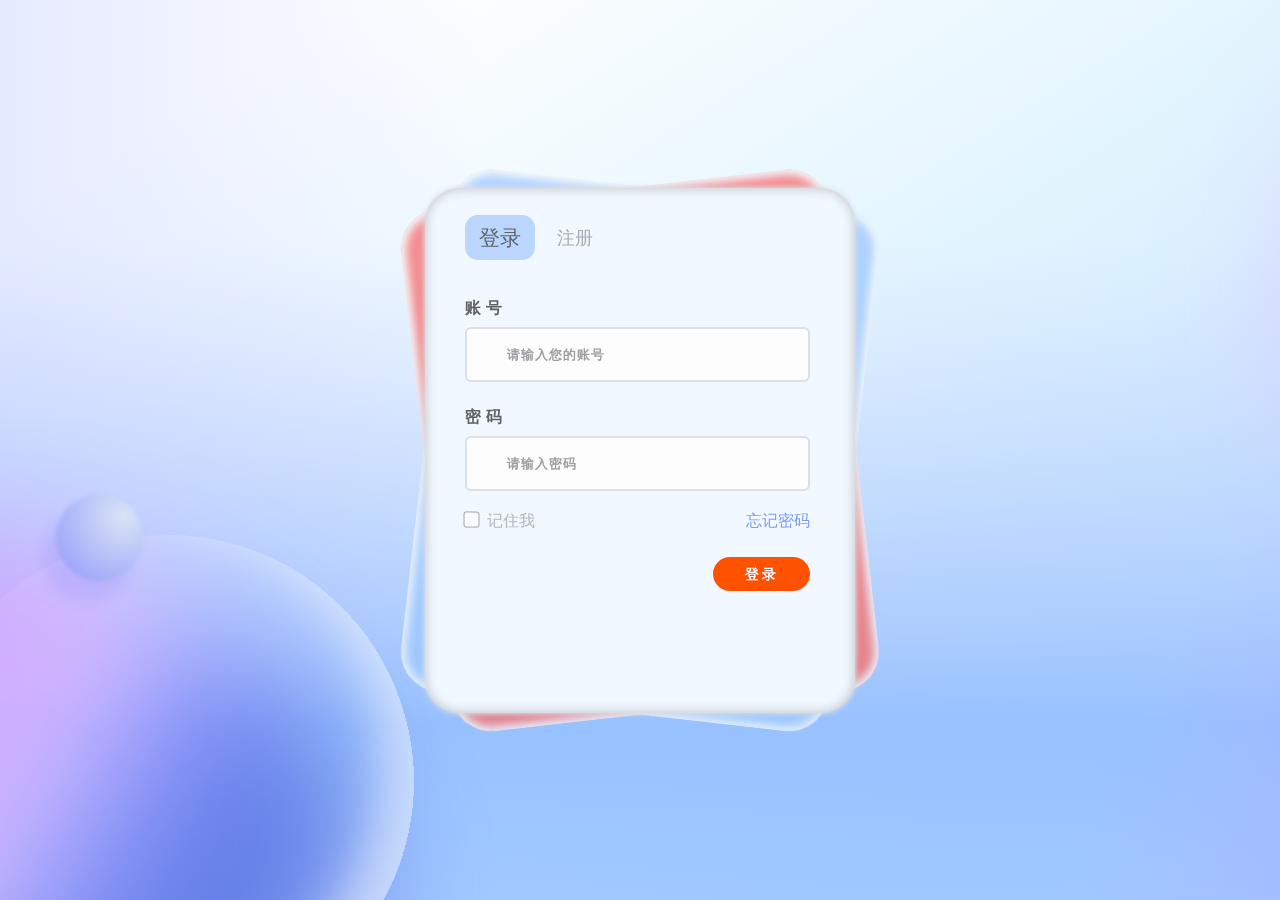
<file: pages/login&enroll/login&enroll.html>
<!DOCTYPE html>
<html lang="en">
<head>
    <meta charset="UTF-8">
    <title>登录与注册</title>
    <script src="https://cdn.bootcdn.net/ajax/libs/jquery/3.6.1/jquery.min.js"></script>
    <link rel="shortcut icon" href="../../static/img/favicon.ico" type="image/x-icon">
    <link rel="stylesheet" href="../css/login&enroll/login&enroll.css">
</head>
<body>
<div class="none-transition container sli-flex-center">
    <div class="wrapping sli-flex-center">
        <!--激活滑块-->
        <header>
            <div class="wrapping-header">
                <span class="slide-block-el-active">登录</span><span>注册</span>
                <!--激活滑块-->
                <div class="slide-block"></div>
            </div>
        </header>

        <!--登录框-->
        <div class="login-wrap">
            <form>
                <div class="form-content"><!--账号-->
                    <span>账号</span>
                    <label><input name="account" type="text" class="sli-input-inner" placeholder="请输入您的账号"
                                  sli-icon="account" sli-clearable></label>
                </div>
                <div class="form-content"><!--密码-->
                    <span>密码</span>
                    <label><input name="password" type="password" class="sli-input-inner" placeholder="请输入密码"
                                  autocomplete="off"
                                  sli-icon="password" sli-clearable></label>
                </div>
                <div class="memo-forget-wrap"><!--记住我&忘记密码-->
                    <label>
                        <input type="checkbox" name="memo">
                        <span>记住我</span>
                    </label>
                    <a href="javascript:;">忘记密码</a>
                </div>
                <div class="button-wrap">
                    <button class="sli-button sli-button-primary">登录</button>
                </div>
            </form>
        </div>

        <!--注册框-->
        <div class="enroll-wrap">
            <form>
                <div class="form-content"><!--账号-->
                    <span>账号</span>
                    <label><input name="account" type="text" class="sli-input-inner" placeholder="请输入尚未注册的手机号"
                                  sli-icon="account" sli-clearable></label>
                </div>
                <div class="form-content"><!--用户名-->
                    <span>用户名</span>
                    <label><input name="username" type="text" class="sli-input-inner" placeholder="请输入用户名"
                                  autocomplete="off"
                                  sli-icon="username" sli-clearable></label>
                </div>
                <div class="form-content"><!--第一次密码-->
                    <span>密码</span>
                    <label><input name="prePassword" type="password" class="sli-input-inner" placeholder="请输入密码"
                                  autocomplete="off"
                                  sli-icon="password" sli-clearable></label>
                </div>
                <div class="form-content"><!--第二次密码-->
                    <span>再次输密</span>
                    <label><input name="sufPassword" type="password" class="sli-input-inner" placeholder="请再次输入密码"
                                  autocomplete="off"
                                  sli-icon="password" sli-clearable></label>
                </div>
                <div class="button-wrap">
                    <button class="sli-button sli-button-primary">注册</button>
                </div>
            </form>
        </div>
        <!--其他框-->
        <div class="other-wrap"></div>
    </div>
</div>
<script type="module" src="login&enroll.js"></script>
</body>
</html>
</file>
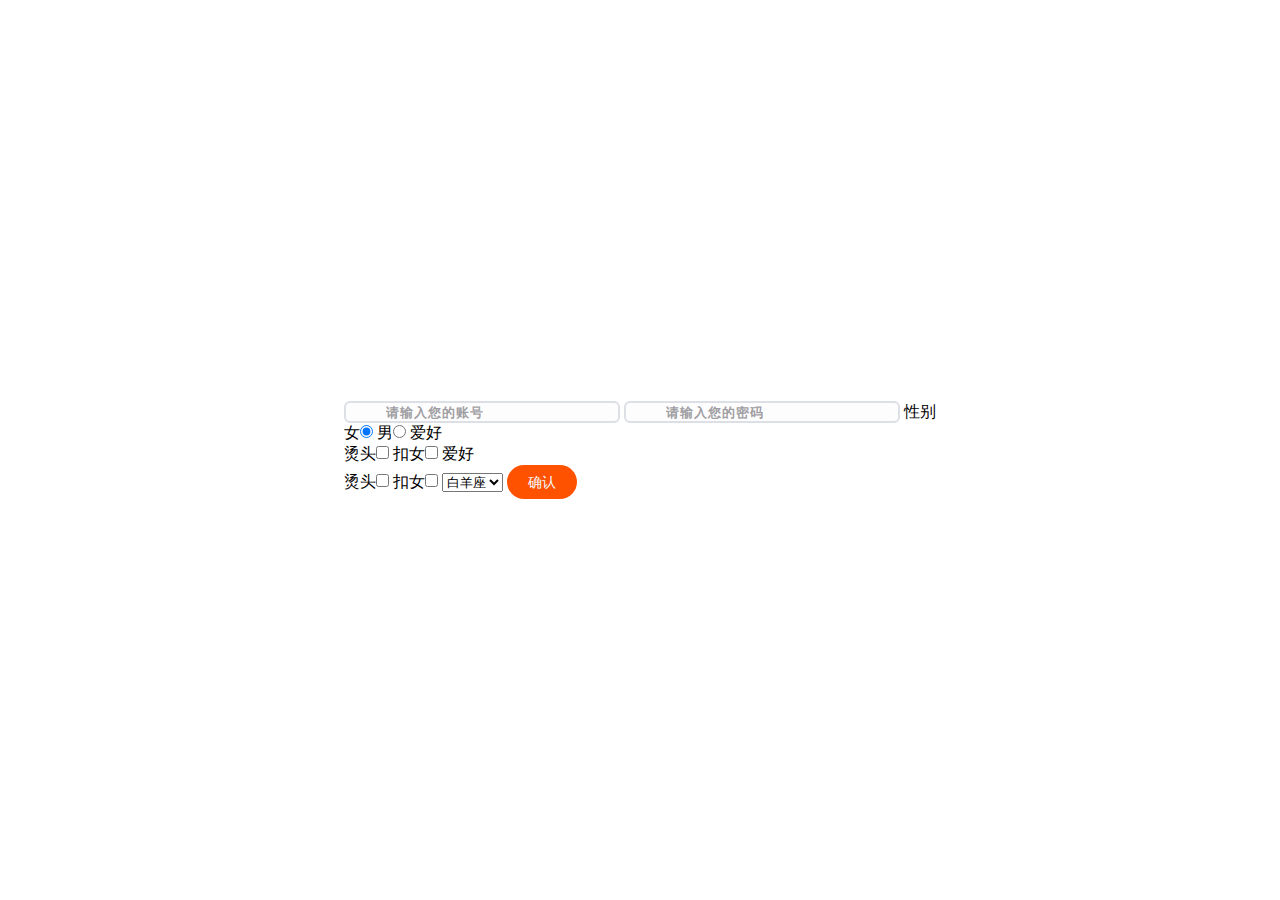
<file: slien/test/form.html>
<!DOCTYPE html>
<html lang="en">
<head>
    <meta charset="UTF-8">
    <title>form</title>
    <script src="https://cdn.bootcdn.net/ajax/libs/jquery/3.6.1/jquery.min.js"></script>
    <link rel="stylesheet" href="../static/css/slien.css">
</head>
<body>
<form id="sli-form" action="" class="sli-position-center">
    <label>
        <input name="account"
               sli-icon="account"
               placeholder="请输入您的账号"
               type="text"
               class="sli-input-inner">
    </label>
    <label>
        <input name="password"
               sli-icon="password"
               sli-prefix
               sli-clearable
               type="password"
               autocomplete="off"
               placeholder="请输入您的密码"
               class="sli-input-inner">
    </label>
    <label>
        性别<br>
        女<input type="radio" value="女" name="sex" checked>
        男<input type="radio" value="男" name="sex">
    </label>
    <label>
        爱好<br>
        烫头<input type="checkbox" name="hobby" value="烫头">
        扣女<input type="checkbox" name="hobby" value="扣女">
    </label>
    <label>
        爱好<br>
        烫头<input type="checkbox" name="poop" value="烫头">
        扣女<input type="checkbox" name="poop" value="扣女">
    </label>
    <select id="stars" name="stars">
        <option value="1">白羊座</option>
        <option value="1">金牛座</option>
        <option value="1">处女座</option>
    </select>

    <button type="submit" class="sli-button sli-button-primary">确认</button>
</form>
<script type="module">
    import sli from "../slien.js"
    // 初始化
    sli()

    $('#sli-form').on('submit', function (e) {
        console.log($.form().collect(e))
    })
</script>
</body>
</html>
</file>
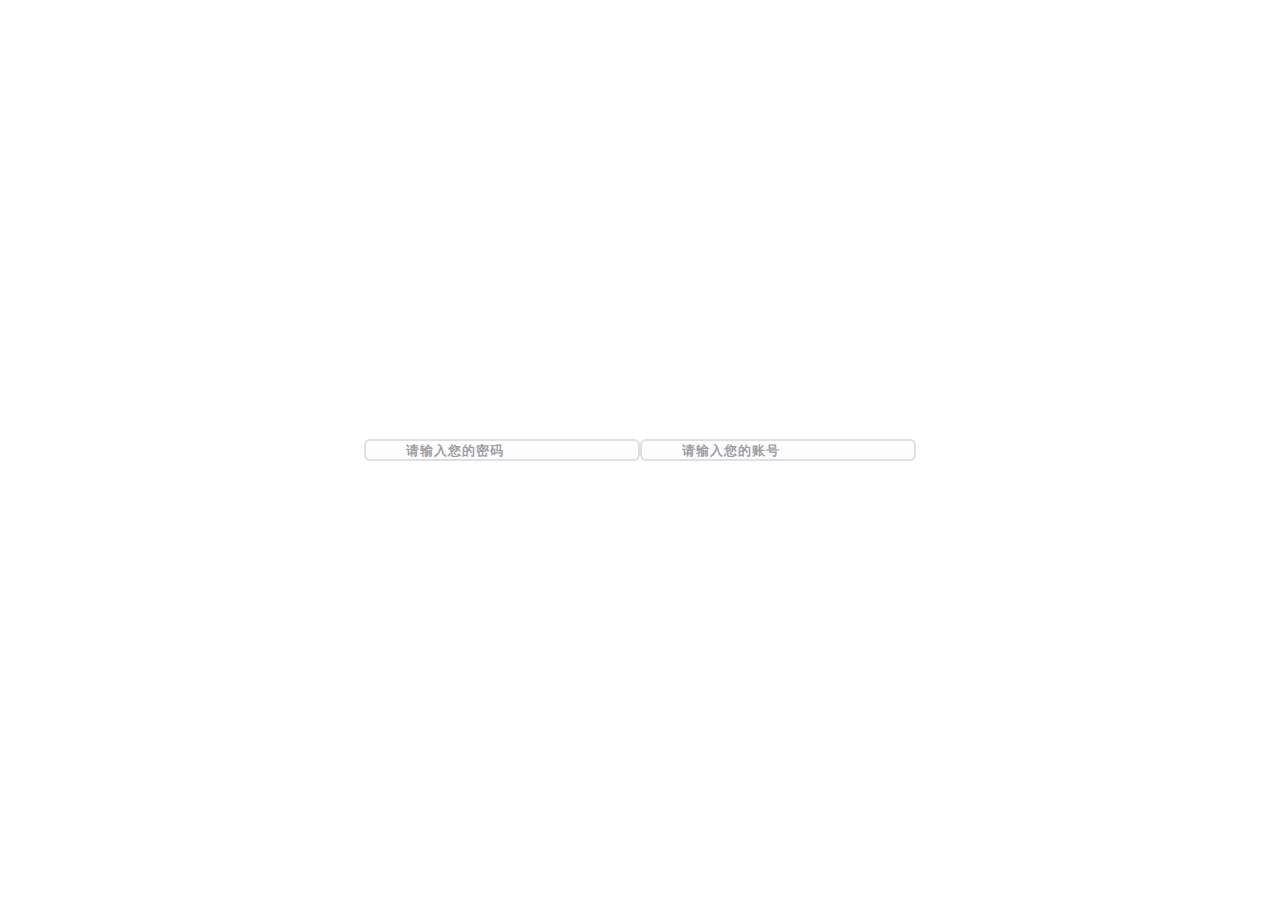
<file: slien/test/input.html>
<!DOCTYPE html>
<html lang="en">
<head>
    <meta charset="UTF-8">
    <title>input</title>
    <script src="https://cdn.bootcdn.net/ajax/libs/jquery/3.6.1/jquery.min.js"></script>
    <link rel="stylesheet" href="../static/css/slien.css">
</head>
<body>
<label><input name="password"
              sli-icon="password"
              sli-prefix
              sli-clearable
              type="password"
              placeholder="请输入您的密码"
              class="sli-input-inner">
</label>
<label><input name="account"
              sli-icon="account"
              sli-clearable
              placeholder="请输入您的账号"
              type="text"
              class="sli-input-inner"></label>

<script type="module">
    import sli from "../slien.js"
    // 初始化
    sli()

</script>
</body>
</html>
<style>
    body {
        min-height: 100vh;
        display: flex;
        justify-content: center;
        align-items: center;
    }
</style>
</file>
<file: pages/css/login&enroll/login&enroll.css>
@import url("../../../slien/static/css/slien.css");
@import url("login.css");
@import url("enroll.css");

.container {
    --color-login-wrap-backdrop: var(--color-white-4);
    --shadow-login-wrap: inset 0 0 12px 1px rgba(0, 0, 0, .2), 0 0 5px 1px var(--color-gray-3);
    --color-show-div-1: rgba(159, 199, 255, .99);
    --color-show-div-2: rgba(247, 113, 113, .99);
    --shadow-show-div: inset 0 0 8px 5px #f7f8fa;
    /*主要*/
    --z-index-primary: 3;
    /*次要*/
    --z-index-minor: 1;
}

.container {
    height: 100vh;
    width: 100vw;
    background-image: url("data:image/svg+xml,%3Csvg width='1920' height='1080' viewBox='0 0 1920 1080' fill='none' xmlns='http://www.w3.org/2000/svg'%3E%3Cg clip-path='url(%23clip0_27_44)'%3E%3Crect width='1920' height='1080' fill='url(%23paint0_linear_27_44)'/%3E%3Crect width='1920' height='1080' fill='url(%23paint1_linear_27_44)'/%3E%3Crect width='1920' height='1080' fill='url(%23paint2_linear_27_44)' fill-opacity='0.2'/%3E%3Crect width='1920' height='1080' fill='url(%23paint3_radial_27_44)' fill-opacity='0.55'/%3E%3Cg opacity='0.66' filter='url(%23filter0_f_27_44)'%3E%3Cellipse cx='110.236' cy='983.328' rx='379.483' ry='275.117' transform='rotate(43.8712 110.236 983.328)' fill='url(%23paint4_linear_27_44)'/%3E%3C/g%3E%3Cg filter='url(%23filter1_i_27_44)'%3E%3Ccircle r='295.595' transform='matrix(-0.777703 0.628632 0.628632 0.777703 200.705 937.705)' fill='white' fill-opacity='0.06'/%3E%3C/g%3E%3Cg filter='url(%23filter2_df_27_44)'%3E%3Ccircle cx='119.34' cy='645.34' r='52.3402' fill='url(%23paint5_radial_27_44)' fill-opacity='0.81' shape-rendering='crispEdges'/%3E%3C/g%3E%3Cg opacity='0.4' filter='url(%23filter3_f_27_44)'%3E%3Cellipse rx='289.077' ry='258.981' transform='matrix(0.891026 -0.453952 -0.453952 -0.891026 1837.14 323.014)' fill='url(%23paint6_linear_27_44)'/%3E%3C/g%3E%3Cg filter='url(%23filter4_i_27_44)'%3E%3Ccircle cx='1767.75' cy='108.752' r='229.752' fill='white' fill-opacity='0.06'/%3E%3C/g%3E%3Cg opacity='0.5' filter='url(%23filter5_f_27_44)'%3E%3Cellipse cx='1998.06' cy='770.717' rx='202.549' ry='174.545' transform='rotate(20.63 1998.06 770.717)' fill='url(%23paint7_radial_27_44)'/%3E%3C/g%3E%3Cg filter='url(%23filter6_i_27_44)'%3E%3Ccircle cx='1856.55' cy='811.243' r='26.8128' transform='rotate(131.044 1856.55 811.243)' fill='url(%23paint8_radial_27_44)'/%3E%3C/g%3E%3Cg filter='url(%23filter7_bdi_27_44)'%3E%3Ccircle cx='1673.41' cy='954.412' r='66.9874' transform='rotate(139.726 1673.41 954.412)' fill='url(%23paint9_radial_27_44)' fill-opacity='0.74' shape-rendering='crispEdges'/%3E%3C/g%3E%3C/g%3E%3Cdefs%3E%3Cfilter id='filter0_f_27_44' x='-368.728' y='508.435' width='957.929' height='949.788' filterUnits='userSpaceOnUse' color-interpolation-filters='sRGB'%3E%3CfeFlood flood-opacity='0' result='BackgroundImageFix'/%3E%3CfeBlend mode='normal' in='SourceGraphic' in2='BackgroundImageFix' result='shape'/%3E%3CfeGaussianBlur stdDeviation='72.7387' result='effect1_foregroundBlur_27_44'/%3E%3C/filter%3E%3Cfilter id='filter1_i_27_44' x='-133.543' y='618.638' width='629.853' height='614.672' filterUnits='userSpaceOnUse' color-interpolation-filters='sRGB'%3E%3CfeFlood flood-opacity='0' result='BackgroundImageFix'/%3E%3CfeBlend mode='normal' in='SourceGraphic' in2='BackgroundImageFix' result='shape'/%3E%3CfeColorMatrix in='SourceAlpha' type='matrix' values='0 0 0 0 0 0 0 0 0 0 0 0 0 0 0 0 0 0 127 0' result='hardAlpha'/%3E%3CfeOffset dx='-38.6435' dy='-23.4621'/%3E%3CfeGaussianBlur stdDeviation='26.2224'/%3E%3CfeComposite in2='hardAlpha' operator='arithmetic' k2='-1' k3='1'/%3E%3CfeColorMatrix type='matrix' values='0 0 0 0 0.9875 0 0 0 0 0.9875 0 0 0 0 0.9875 0 0 0 0.46 0'/%3E%3CfeBlend mode='normal' in2='shape' result='effect1_innerShadow_27_44'/%3E%3C/filter%3E%3Cfilter id='filter2_df_27_44' x='34.2874' y='587.79' width='142.602' height='151.091' filterUnits='userSpaceOnUse' color-interpolation-filters='sRGB'%3E%3CfeFlood flood-opacity='0' result='BackgroundImageFix'/%3E%3CfeColorMatrix in='SourceAlpha' type='matrix' values='0 0 0 0 0 0 0 0 0 0 0 0 0 0 0 0 0 0 127 0' result='hardAlpha'/%3E%3CfeOffset dx='-14.9543' dy='23.4428'/%3E%3CfeGaussianBlur stdDeviation='8.87914'/%3E%3CfeComposite in2='hardAlpha' operator='out'/%3E%3CfeColorMatrix type='matrix' values='0 0 0 0 0.0178333 0 0 0 0 0 0 0 0 0 0.891667 0 0 0 0.07 0'/%3E%3CfeBlend mode='normal' in2='BackgroundImageFix' result='effect1_dropShadow_27_44'/%3E%3CfeBlend mode='normal' in='SourceGraphic' in2='effect1_dropShadow_27_44' result='shape'/%3E%3CfeGaussianBlur stdDeviation='2.60475' result='effect2_foregroundBlur_27_44'/%3E%3C/filter%3E%3Cfilter id='filter3_f_27_44' x='1375.67' y='-120.754' width='922.932' height='887.536' filterUnits='userSpaceOnUse' color-interpolation-filters='sRGB'%3E%3CfeFlood flood-opacity='0' result='BackgroundImageFix'/%3E%3CfeBlend mode='normal' in='SourceGraphic' in2='BackgroundImageFix' result='shape'/%3E%3CfeGaussianBlur stdDeviation='89.1299' result='effect1_foregroundBlur_27_44'/%3E%3C/filter%3E%3Cfilter id='filter4_i_27_44' x='1538' y='-136.929' width='461.955' height='475.433' filterUnits='userSpaceOnUse' color-interpolation-filters='sRGB'%3E%3CfeFlood flood-opacity='0' result='BackgroundImageFix'/%3E%3CfeBlend mode='normal' in='SourceGraphic' in2='BackgroundImageFix' result='shape'/%3E%3CfeColorMatrix in='SourceAlpha' type='matrix' values='0 0 0 0 0 0 0 0 0 0 0 0 0 0 0 0 0 0 127 0' result='hardAlpha'/%3E%3CfeOffset dx='2.45069' dy='-20.8308'/%3E%3CfeGaussianBlur stdDeviation='7.96473'/%3E%3CfeComposite in2='hardAlpha' operator='arithmetic' k2='-1' k3='1'/%3E%3CfeColorMatrix type='matrix' values='0 0 0 0 0.9875 0 0 0 0 0.9875 0 0 0 0 0.9875 0 0 0 0.53 0'/%3E%3CfeBlend mode='normal' in2='shape' result='effect1_innerShadow_27_44'/%3E%3C/filter%3E%3Cfilter id='filter5_f_27_44' x='1688.34' y='482.034' width='619.437' height='577.367' filterUnits='userSpaceOnUse' color-interpolation-filters='sRGB'%3E%3CfeFlood flood-opacity='0' result='BackgroundImageFix'/%3E%3CfeBlend mode='normal' in='SourceGraphic' in2='BackgroundImageFix' result='shape'/%3E%3CfeGaussianBlur stdDeviation='55.1887' result='effect1_foregroundBlur_27_44'/%3E%3C/filter%3E%3Cfilter id='filter6_i_27_44' x='1826.42' y='784.43' width='56.9431' height='56.9431' filterUnits='userSpaceOnUse' color-interpolation-filters='sRGB'%3E%3CfeFlood flood-opacity='0' result='BackgroundImageFix'/%3E%3CfeBlend mode='normal' in='SourceGraphic' in2='BackgroundImageFix' result='shape'/%3E%3CfeColorMatrix in='SourceAlpha' type='matrix' values='0 0 0 0 0 0 0 0 0 0 0 0 0 0 0 0 0 0 127 0' result='hardAlpha'/%3E%3CfeOffset dx='-3.31661' dy='3.31661'/%3E%3CfeGaussianBlur stdDeviation='5.30658'/%3E%3CfeComposite in2='hardAlpha' operator='arithmetic' k2='-1' k3='1'/%3E%3CfeColorMatrix type='matrix' values='0 0 0 0 1 0 0 0 0 0.9745 0 0 0 0 0.925 0 0 0 0.6 0'/%3E%3CfeBlend mode='normal' in2='shape' result='effect1_innerShadow_27_44'/%3E%3C/filter%3E%3Cfilter id='filter7_bdi_27_44' x='1583.42' y='864.423' width='190.978' height='199.7' filterUnits='userSpaceOnUse' color-interpolation-filters='sRGB'%3E%3CfeFlood flood-opacity='0' result='BackgroundImageFix'/%3E%3CfeGaussianBlur in='BackgroundImage' stdDeviation='11.5'/%3E%3CfeComposite in2='SourceAlpha' operator='in' result='effect1_backgroundBlur_27_44'/%3E%3CfeColorMatrix in='SourceAlpha' type='matrix' values='0 0 0 0 0 0 0 0 0 0 0 0 0 0 0 0 0 0 127 0' result='hardAlpha'/%3E%3CfeOffset dx='13' dy='21.7228'/%3E%3CfeGaussianBlur stdDeviation='10.5'/%3E%3CfeComposite in2='hardAlpha' operator='out'/%3E%3CfeColorMatrix type='matrix' values='0 0 0 0 0.0178333 0 0 0 0 0 0 0 0 0 0.891667 0 0 0 0.07 0'/%3E%3CfeBlend mode='normal' in2='effect1_backgroundBlur_27_44' result='effect2_dropShadow_27_44'/%3E%3CfeBlend mode='normal' in='SourceGraphic' in2='effect2_dropShadow_27_44' result='shape'/%3E%3CfeColorMatrix in='SourceAlpha' type='matrix' values='0 0 0 0 0 0 0 0 0 0 0 0 0 0 0 0 0 0 127 0' result='hardAlpha'/%3E%3CfeOffset dx='-3.31661' dy='3.31661'/%3E%3CfeGaussianBlur stdDeviation='5.30658'/%3E%3CfeComposite in2='hardAlpha' operator='arithmetic' k2='-1' k3='1'/%3E%3CfeColorMatrix type='matrix' values='0 0 0 0 0.925 0 0 0 0 0.930769 0 0 0 0 1 0 0 0 0.6 0'/%3E%3CfeBlend mode='normal' in2='shape' result='effect3_innerShadow_27_44'/%3E%3C/filter%3E%3ClinearGradient id='paint0_linear_27_44' x1='714.4' y1='-184.95' x2='1364.64' y2='846.625' gradientUnits='userSpaceOnUse'%3E%3Cstop stop-color='white'/%3E%3Cstop offset='1' stop-color='%23C8EBFE'/%3E%3C/linearGradient%3E%3ClinearGradient id='paint1_linear_27_44' x1='960' y1='0' x2='960' y2='1137' gradientUnits='userSpaceOnUse'%3E%3Cstop offset='0.253979' stop-color='%23CDD2FF' stop-opacity='0'/%3E%3Cstop offset='0.765114' stop-color='%2398C1FF'/%3E%3Cstop offset='0.986089' stop-color='%2398C1FF' stop-opacity='0.8'/%3E%3C/linearGradient%3E%3ClinearGradient id='paint2_linear_27_44' x1='0' y1='540' x2='579.5' y2='540' gradientUnits='userSpaceOnUse'%3E%3Cstop stop-color='%23819CFF'/%3E%3Cstop offset='1' stop-color='%23819CFF' stop-opacity='0'/%3E%3C/linearGradient%3E%3CradialGradient id='paint3_radial_27_44' cx='0' cy='0' r='1' gradientUnits='userSpaceOnUse' gradientTransform='translate(1920 1080) rotate(-142.403) scale(614.65 757.495)'%3E%3Cstop stop-color='%23A181FF'/%3E%3Cstop offset='1' stop-color='%23BAAEFF' stop-opacity='0'/%3E%3C/radialGradient%3E%3ClinearGradient id='paint4_linear_27_44' x1='395.292' y1='943.263' x2='-300.178' y2='1090.77' gradientUnits='userSpaceOnUse'%3E%3Cstop stop-color='%236F7CEC'/%3E%3Cstop offset='0.101094' stop-color='%23133CCB'/%3E%3Cstop offset='0.416667' stop-color='%238F83FF'/%3E%3Cstop offset='0.53125' stop-color='%23FEC5FF'/%3E%3Cstop offset='0.677083' stop-color='%23E291FF'/%3E%3C/linearGradient%3E%3CradialGradient id='paint5_radial_27_44' cx='0' cy='0' r='1' gradientUnits='userSpaceOnUse' gradientTransform='translate(148.281 619.478) rotate(130.638) scale(103.056)'%3E%3Cstop stop-color='%23DEEAF4'/%3E%3Cstop offset='1' stop-color='%238B96F9'/%3E%3C/radialGradient%3E%3ClinearGradient id='paint6_linear_27_44' x1='551.453' y1='225.77' x2='-24.8523' y2='366.748' gradientUnits='userSpaceOnUse'%3E%3Cstop stop-color='%236F7CEC'/%3E%3Cstop offset='0.101094' stop-color='%23133CCB'/%3E%3Cstop offset='0.416667' stop-color='%238F83FF'/%3E%3Cstop offset='0.776329' stop-color='%23E291FF'/%3E%3C/linearGradient%3E%3CradialGradient id='paint7_radial_27_44' cx='0' cy='0' r='1' gradientUnits='userSpaceOnUse' gradientTransform='translate(2072.62 689.83) rotate(-159.931) scale(67.9379 78.4298)'%3E%3Cstop stop-color='%231F35FF'/%3E%3Cstop offset='0.865454' stop-color='%231472FF' stop-opacity='0.65'/%3E%3Cstop offset='1' stop-color='%231472FF' stop-opacity='0.65'/%3E%3C/radialGradient%3E%3CradialGradient id='paint8_radial_27_44' cx='0' cy='0' r='1' gradientUnits='userSpaceOnUse' gradientTransform='translate(1851.23 823.741) rotate(-115.153) scale(33.7047)'%3E%3Cstop stop-color='%23A0C6FF'/%3E%3Cstop offset='1' stop-color='%236587FF' stop-opacity='0.33'/%3E%3C/radialGradient%3E%3CradialGradient id='paint9_radial_27_44' cx='0' cy='0' r='1' gradientUnits='userSpaceOnUse' gradientTransform='translate(1657.84 1016.05) rotate(-91.5629) scale(129.763)'%3E%3Cstop stop-color='%238DD6FF' stop-opacity='0.17'/%3E%3Cstop offset='1' stop-color='%23666CFF'/%3E%3C/radialGradient%3E%3CclipPath id='clip0_27_44'%3E%3Crect width='1920' height='1080' fill='white'/%3E%3C/clipPath%3E%3C/defs%3E%3C/svg%3E");
    background-repeat: no-repeat;
    background-size: cover;
}

.wrapping {
    position: relative;
    height: 525px;
    width: 430px;
    --header-height: 100px;
}

header {
    position: absolute;
    z-index: 10;
    height: var(--header-height);
    width: 100%;
    top: 0;
    padding: 0 45px;
    display: flex;
    align-items: center;
}

.wrapping-header {
    position: relative;
    --block-width: 60px;
    --block-height: 40px;
    padding: 8px 0;
    display: flex;
    align-items: center;
}

.wrapping-header span {
    display: inline-block;
    cursor: default;
    font-size: 1.1rem;
    font-weight: 550;
    opacity: .5;
    padding: 5px;
    width: var(--block-width);
    height: var(--block-height);
    color: var(--color-font);
    line-height: calc(var(--block-height) - 10px);
    text-align: center;
    transition: .38s all linear;
}

/*元素样式激活*/
.wrapping-header .slide-block-el-active {
    font-size: 1.3rem;
    opacity: 1;
}

/*元素 hover*/
.wrapping-header span:hover {
    cursor: pointer;
    font-weight: 700;
    opacity: .9;
}

/*其它非主元素span*/
.wrapping-header > span:nth-of-type(n + 2) {
    margin-left: 15px;
}

.wrapping-header .slide-block {
    position: absolute;
    /*沉底*/
    z-index: -5;
    /*flex align-center => 不用top - 3px*/
    height: calc(var(--block-height) + 5px);
    /*宽度拉大 => left -5px*/
    width: calc(var(--block-width) + 10px);
    left: -5px;
    background: var(--color-blue-4);
    border-radius: 13px;
    transition: box-shadow, background .35s ease-out, height .2s linear;
}

.wrapping-header .slide-block-hover {
    box-shadow: 0 0 6px 2px var(--color-blue-4);
    height: calc(var(--block-height) * .93);
    background: var(--color-blue-5);
}

.wrapping > div {
    height: 100%;
    width: 100%;
    padding-top: calc(var(--block-height) + 10px);
    border-radius: 35px;
}

.wrapping > div:nth-of-type(n + 2) {
    position: absolute;
    border-radius: 40px;
    transform-origin: center center;
    backdrop-filter: saturate(150%) blur(25px);
    box-shadow: var(--shadow-show-div);
}

.wrapping > div:nth-of-type(2) {
    background: var(--color-show-div-1);
    transform: rotate(6.5deg);
    opacity: .8;
}

.wrapping > div:nth-of-type(3) {
    background: var(--color-show-div-2);
    transform: rotate(-6.5deg);
    opacity: .8;
}

.login-wrap {
    z-index: 3;
    background: var(--color-login-wrap-backdrop);
    box-shadow: var(--shadow-login-wrap);
}

form {
    /*calc(45px - 5px) => 左移 滑动块的 left 5px*/
    padding: var(--header-height) 45px 30px calc(45px - 5px);
    height: 100%;
    display: flex;
    flex-direction: column;
    align-items: center;
    transition: opacity .1s linear;
}

/*输入框*/
.form-content {
    width: 100%;
    display: flex;
    flex-direction: column;
    padding: 10px 0 15px;
}

.form-content > span {
    font-family: SimHei, monospace;
    font-weight: 660;
    color: var(--color-font);
    padding-bottom: 8px;
    letter-spacing: 5px;
}

.form-content > label {
    height: 55px;
    width: 100%;
}

/*按钮*/
.button-wrap {
    padding: 20px 0;
    width: 100%;
    display: flex;
    justify-content: right;
}

.button-wrap button {
    width: 28%;
    font-weight: bolder;
    letter-spacing: 3px;
}
</file>
<file: slien/static/css/slien.css>
/*引入字体样式*/
@import url("../iconfont/iconfont.css");
/*引入颜色*/
@import url("color.css");
/*引入动画*/
@import url("../../animation/animation.css");
/*消息提示框样式*/
@import url("../../components/message/message.css");
/*模态提示框样式*/
@import url("../../components/modal/modal.css");
/*轮播图*/
@import url("../../components/swiper/swiper.css");
/*表单*/
@import url("../../components/form/form.css");
/*num-box*/
@import url("../../components/numBox/numBox.css");
/*侧边栏*/
@import url("../../components/asideBar/asideBar.css");

* {
    padding: 0;
    margin: 0;
    list-style: none;
    text-decoration: none;
    box-sizing: border-box;
}

/*定位居中(父元素 => relative)*/
.sli-position-center {
    position: absolute;
    left: 50%;
    top: 50%;
    transform: translate(-50%, -50%);
}

/*flex居中*/
.sli-flex-center {
    display: flex;
    justify-content: center;
    align-items: center;
}

.sli-ellipsis {
    text-overflow: ellipsis;
    white-space: nowrap;
    overflow: hidden;
}

/*初始化取消 transition*/
.none-transition * {
    -webkit-transition: none !important;
    -moz-transition: none !important;
    -ms-transition: none !important;
    -o-transition: none !important;
    transition: none !important;
}
</file>
